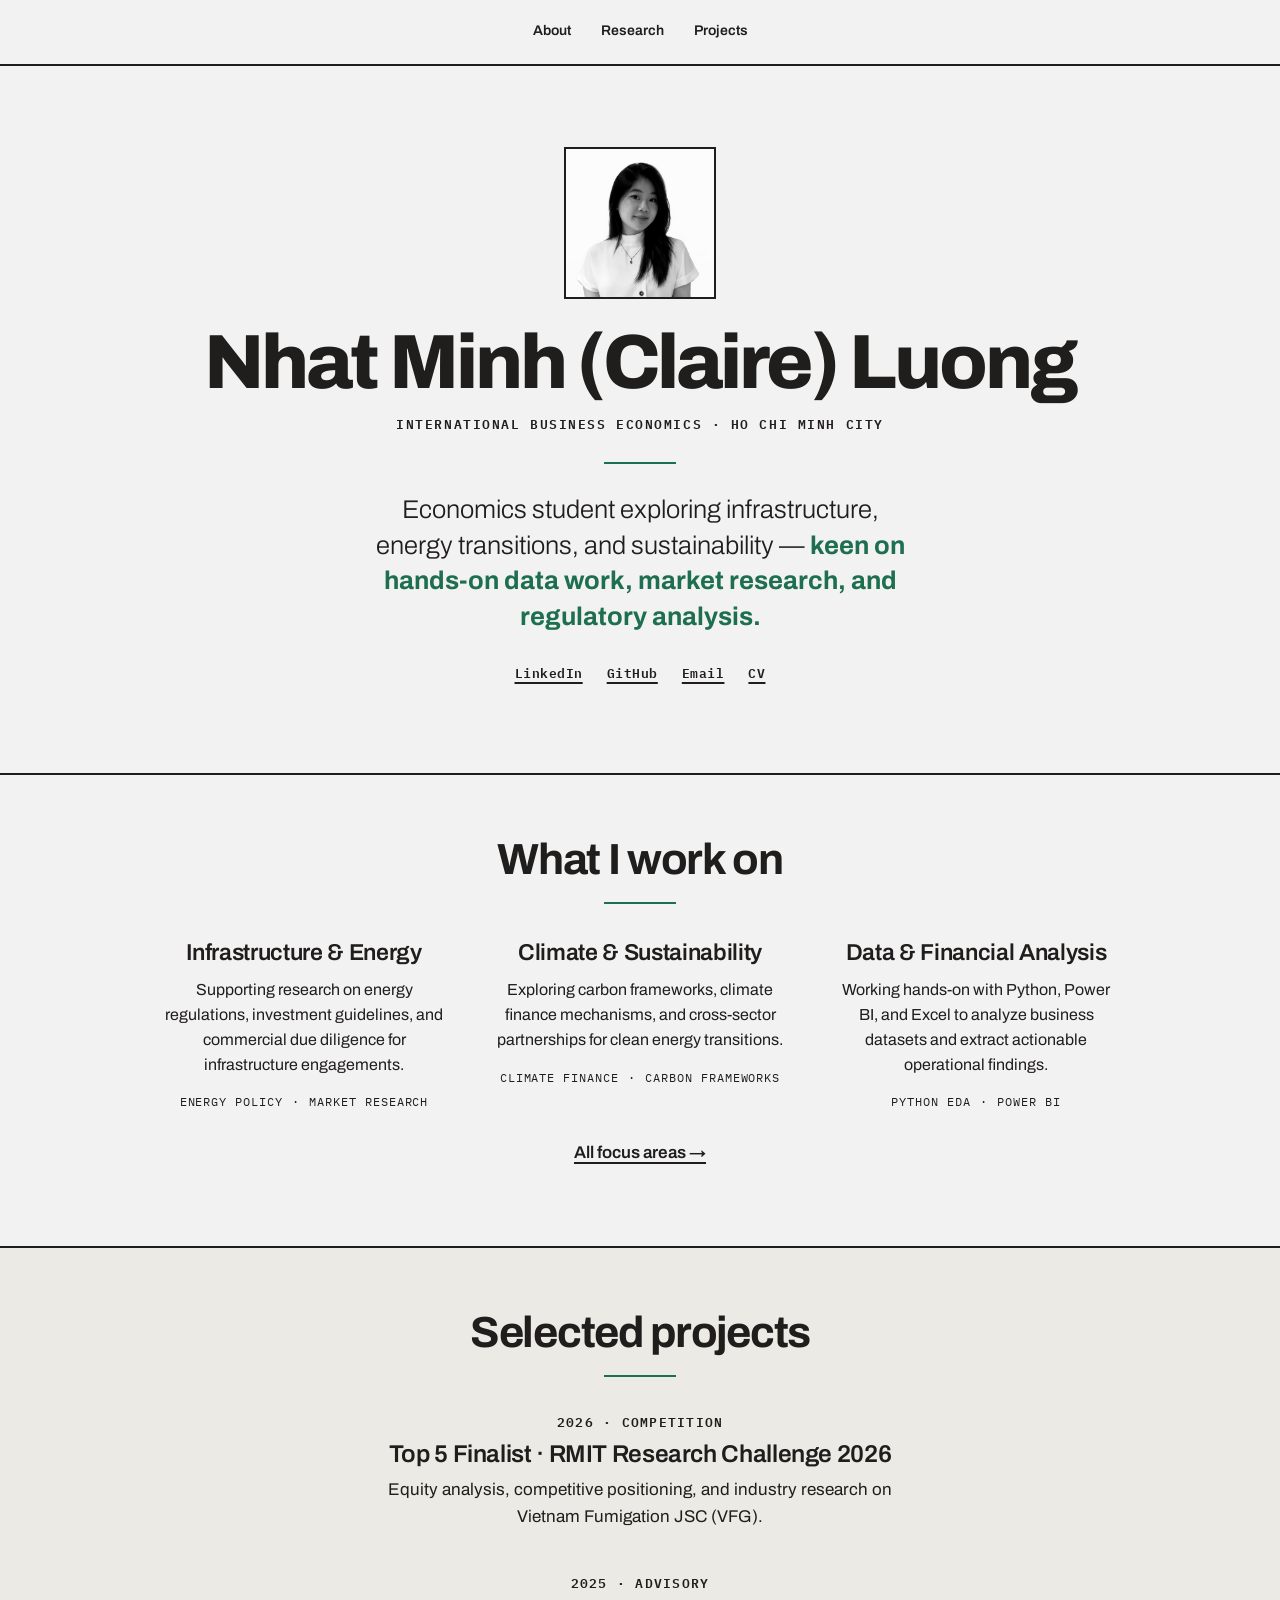
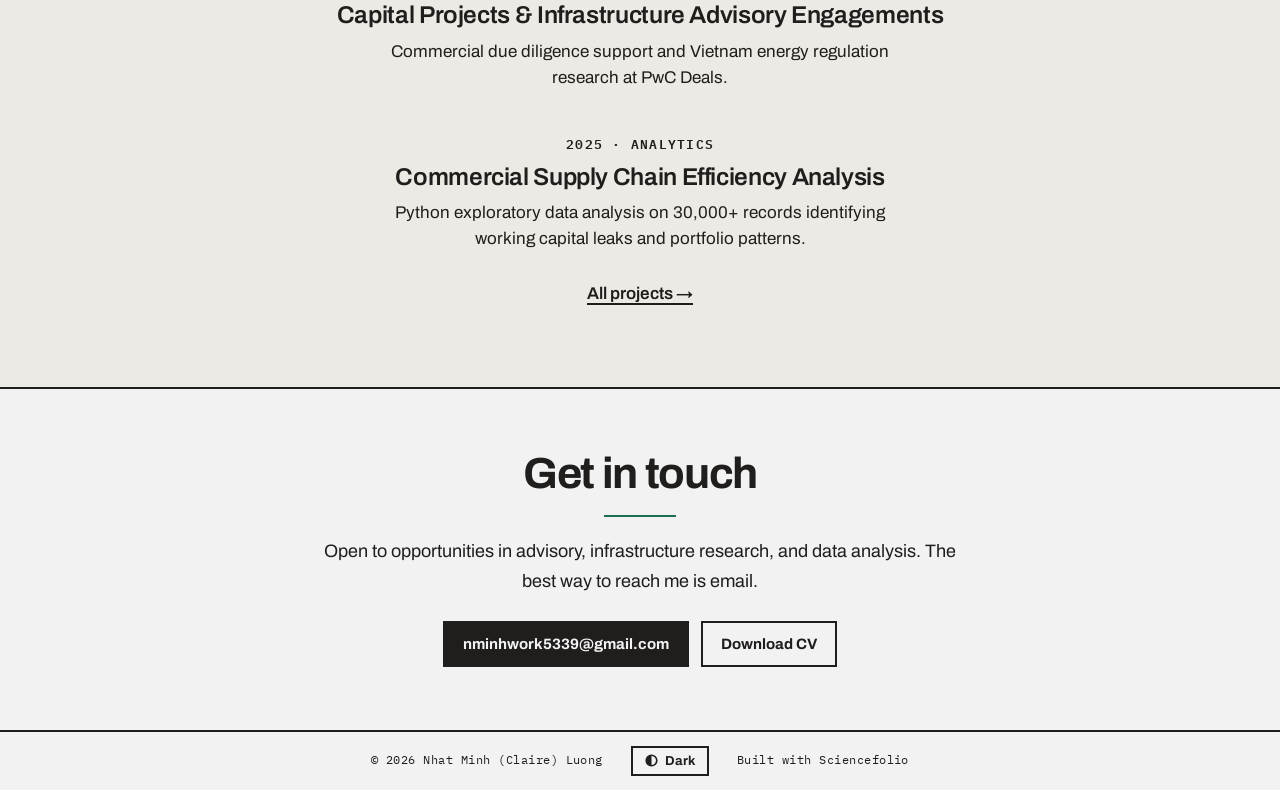
<file: index.html>
<!doctype html>
<!-- Type pack (grotesk or serif) is set once, in js/theme.js. -->
<html lang="en">
<head>
<meta charset="utf-8">
<meta name="viewport" content="width=device-width, initial-scale=1">
<title>Nhat Minh (Claire) Luong · International Business Economics</title>
<meta name="description" content="Personal portfolio of Nhat Minh (Claire) Luong — Economics student interested in infrastructure, energy transitions, climate finance, and data analysis.">
<link rel="icon" href="images/favicon.svg" type="image/svg+xml">
<link rel="preconnect" href="https://fonts.googleapis.com">
<link rel="preconnect" href="https://fonts.gstatic.com" crossorigin>
<link rel="stylesheet" href="https://fonts.googleapis.com/css2?family=Archivo:wght@300;400;600;700;800&family=IBM+Plex+Mono:wght@400;600&display=swap">
<link rel="stylesheet" href="css/tokens.css">
<link rel="stylesheet" href="css/site.css">
<script src="js/theme.js"></script>
</head>
<body>

<nav class="nav" aria-label="Main">
  <a href="about.html">About</a>
  <a href="research.html">Research</a>
  <a href="work.html">Projects</a>
</nav>

<main>
  <!-- ============ HERO ============ -->
  <header class="hero">
    <figure class="portrait"><img src="images/portrait.jpg" alt="Portrait of Nhat Minh (Claire) Luong" width="300" height="300"></figure>
    <h1>Nhat Minh (Claire) Luong</h1>
    <p class="kicker">International Business Economics · Ho Chi Minh City</p>
    <hr class="short-rule">
    <p class="statement">Economics student exploring infrastructure, energy transitions, and sustainability — <strong>keen on hands-on data work, market research, and regulatory analysis.</strong></p>
    <ul class="profile-links">
      <li><a href="https://linkedin.com/in/" target="_blank" rel="noopener">LinkedIn</a></li>
      <li><a href="https://github.com/claireaeae" target="_blank" rel="noopener">GitHub</a></li>
      <li><a href="mailto:nminhwork5339@gmail.com">Email</a></li>
      <li><a href="files/cv.pdf">CV</a></li>
    </ul>
  </header>

  <!-- ============ WHAT I WORK ON ============ -->
  <section class="section" aria-labelledby="work-h">
    <div class="wrap">
      <div class="section-head">
        <h2 id="work-h">What I work on</h2>
        <hr class="short-rule">
      </div>
      <div class="cols3">
        <article class="col">
          <h3>Infrastructure &amp; Energy</h3>
          <p>Supporting research on energy regulations, investment guidelines, and commercial due diligence for infrastructure engagements.</p>
          <div class="tags"><span class="tag">Energy Policy</span><span class="tag">Market Research</span></div>
        </article>
        <article class="col">
          <h3>Climate &amp; Sustainability</h3>
          <p>Exploring carbon frameworks, climate finance mechanisms, and cross-sector partnerships for clean energy transitions.</p>
          <div class="tags"><span class="tag">Climate Finance</span><span class="tag">Carbon Frameworks</span></div>
        </article>
        <article class="col">
          <h3>Data &amp; Financial Analysis</h3>
          <p>Working hands-on with Python, Power BI, and Excel to analyze business datasets and extract actionable operational findings.</p>
          <div class="tags"><span class="tag">Python EDA</span><span class="tag">Power BI</span></div>
        </article>
      </div>
      <p class="more"><a href="research.html">All focus areas →</a></p>
    </div>
  </section>

  <!-- ============ SELECTED PROJECTS ============ -->
  <section class="section tint" aria-labelledby="sel-h">
    <div class="wrap">
      <div class="section-head">
        <h2 id="sel-h">Selected projects</h2>
        <hr class="short-rule">
      </div>
      <div class="entries">
        <article class="entry">
          <p class="when">2026 · Competition</p>
          <h3><a href="work.html">Top 5 Finalist · RMIT Research Challenge 2026</a></h3>
          <p>Equity analysis, competitive positioning, and industry research on Vietnam Fumigation JSC (VFG).</p>
        </article>
        <article class="entry">
          <p class="when">2025 · Advisory</p>
          <h3><a href="work.html">Capital Projects &amp; Infrastructure Advisory Engagements</a></h3>
          <p>Commercial due diligence support and Vietnam energy regulation research at PwC Deals.</p>
        </article>
        <article class="entry">
          <p class="when">2025 · Analytics</p>
          <h3><a href="work.html">Commercial Supply Chain Efficiency Analysis</a></h3>
          <p>Python exploratory data analysis on 30,000+ records identifying working capital leaks and portfolio patterns.</p>
        </article>
      </div>
      <p class="more"><a href="work.html">All projects →</a></p>
    </div>
  </section>

  <!-- ============ CONTACT ============ -->
  <section class="section" id="contact" aria-labelledby="contact-h">
    <div class="wrap" style="text-align:center">
      <div class="section-head" style="margin-bottom:20px">
        <h2 id="contact-h">Get in touch</h2>
        <hr class="short-rule">
      </div>
      <p class="prose">Open to opportunities in advisory, infrastructure research, and data analysis. The best way to reach me is email.</p>
      <div class="btn-row">
        <a class="btn" href="mailto:nminhwork5339@gmail.com">nminhwork5339@gmail.com</a>
        <a class="btn btn-line" href="files/cv.pdf">Download CV</a>
      </div>
    </div>
  </section>
</main>

<footer class="foot">
  <a href="index.html">© 2026 Nhat Minh (Claire) Luong</a>
  <button type="button" class="toggle" data-theme-toggle aria-pressed="false"><svg viewBox="0 0 16 16" width="13" height="13" aria-hidden="true"><circle cx="8" cy="8" r="6.5" fill="none" stroke="currentColor" stroke-width="2"/><path d="M8 1.5a6.5 6.5 0 0 0 0 13z" fill="currentColor"/></svg><span data-theme-label>Dark</span></button>
  <a href="https://github.com/tuannguyen8390/sciencefolio" rel="noopener">Built with Sciencefolio</a>
</footer>

</body>
</html>
</file>
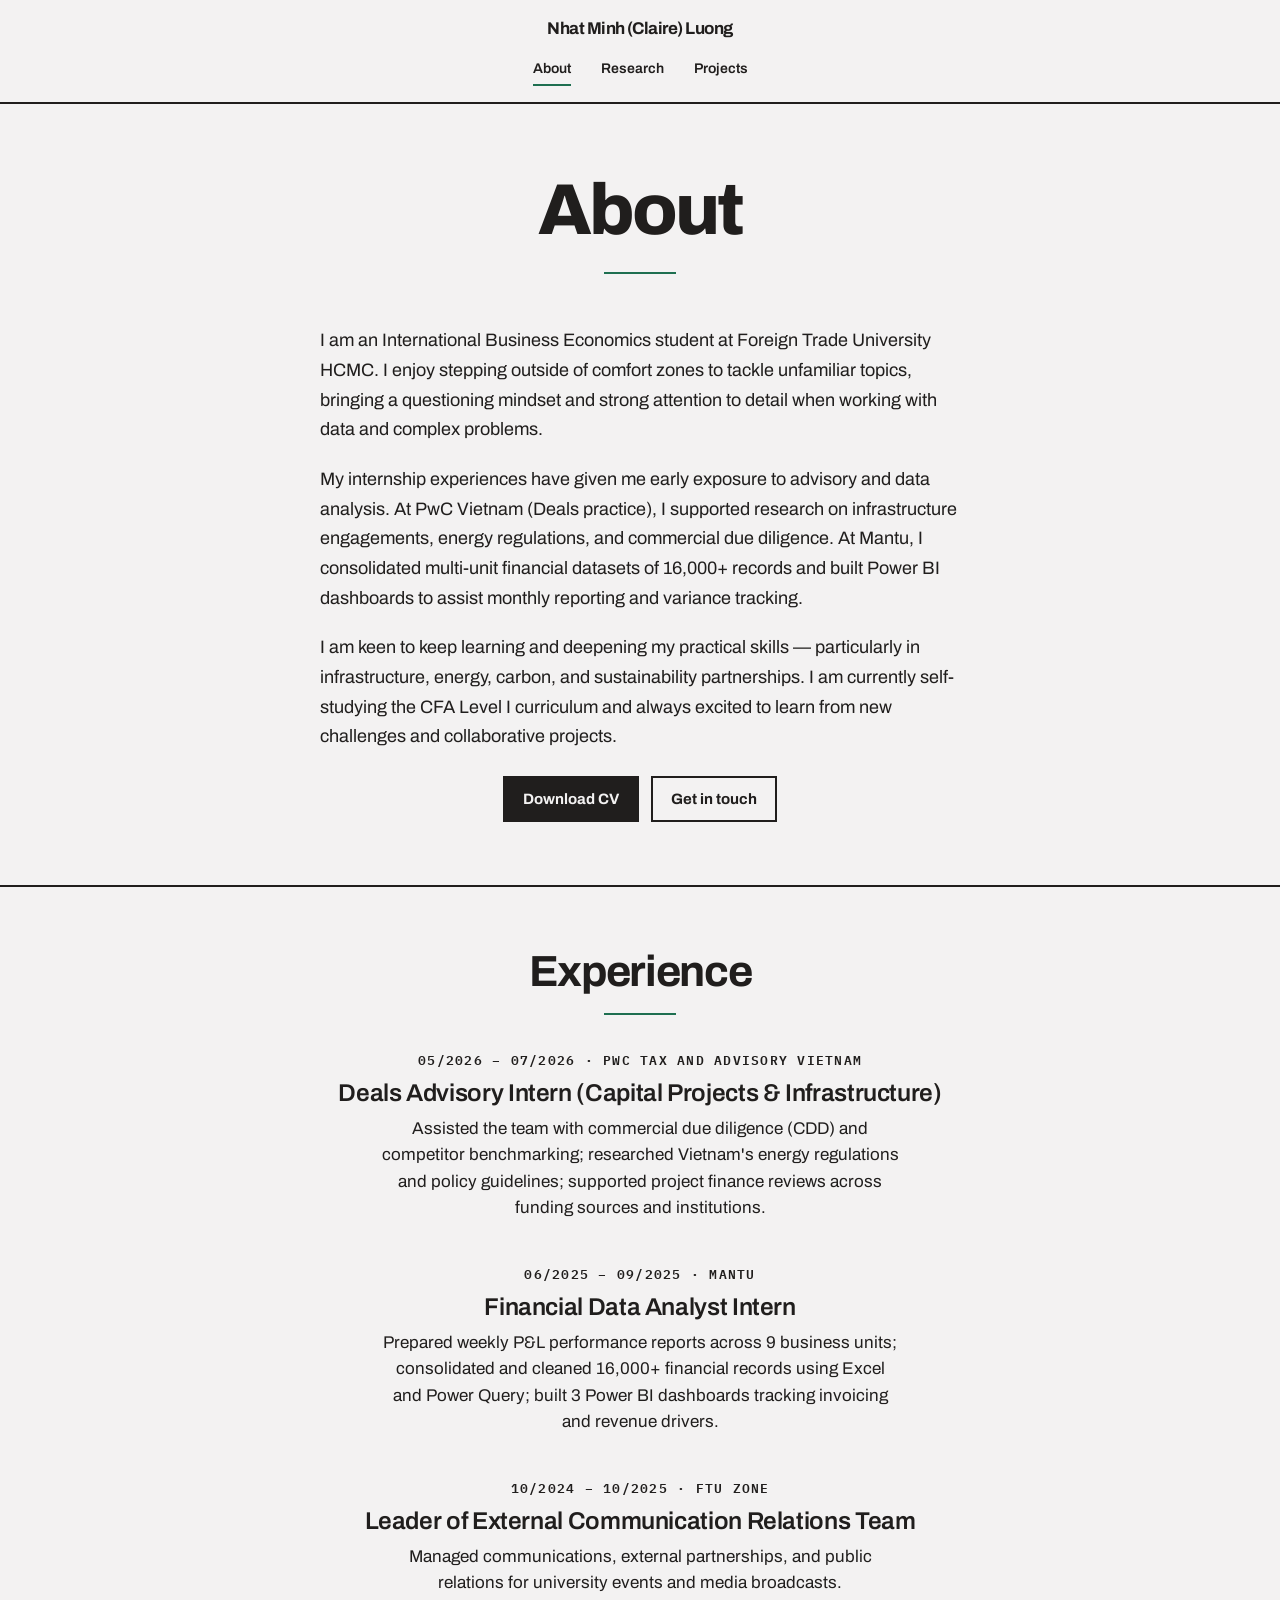
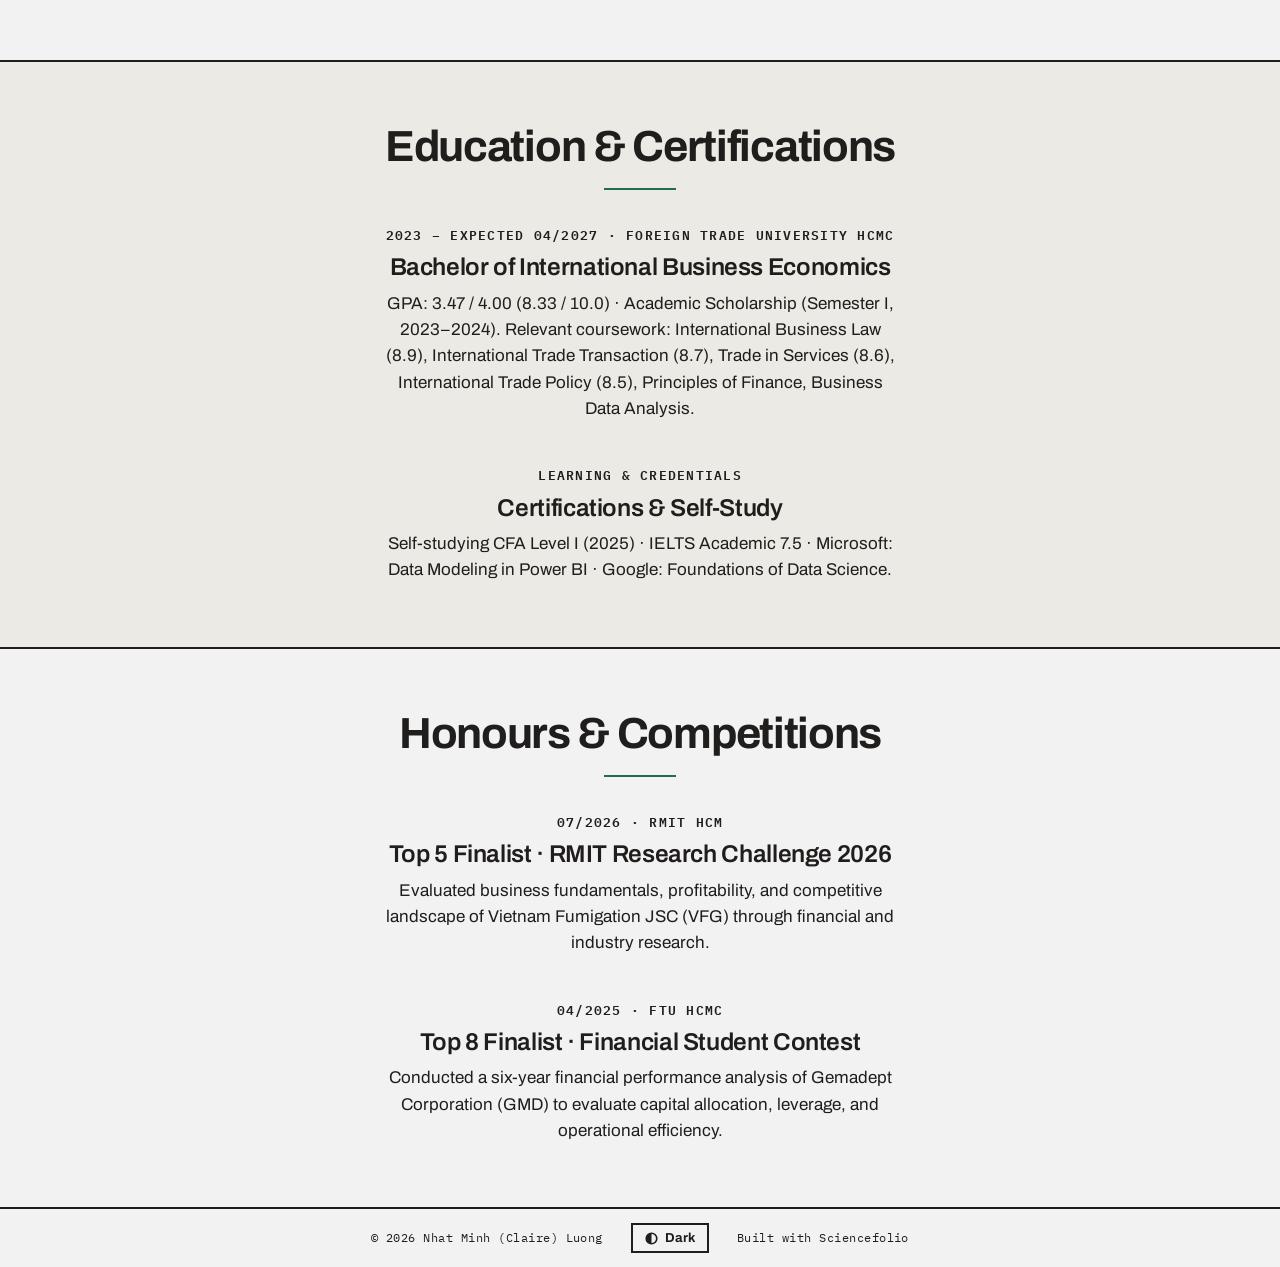
<file: about.html>
<!doctype html>
<html lang="en">
<head>
<meta charset="utf-8">
<meta name="viewport" content="width=device-width, initial-scale=1">
<title>About · Nhat Minh (Claire) Luong</title>
<meta name="description" content="Biography, education, and experience of Nhat Minh (Claire) Luong.">
<link rel="icon" href="images/favicon.svg" type="image/svg+xml">
<link rel="preconnect" href="https://fonts.googleapis.com">
<link rel="preconnect" href="https://fonts.gstatic.com" crossorigin>
<link rel="stylesheet" href="https://fonts.googleapis.com/css2?family=Archivo:wght@300;400;600;700;800&family=IBM+Plex+Mono:wght@400;600&display=swap">
<link rel="stylesheet" href="css/tokens.css">
<link rel="stylesheet" href="css/site.css">
<script src="js/theme.js"></script>
</head>
<body>

<nav class="nav" aria-label="Main">
  <a class="nav-name" href="index.html">Nhat Minh (Claire) Luong</a>
  <a href="about.html" aria-current="page">About</a>
  <a href="research.html">Research</a>
  <a href="work.html">Projects</a>
</nav>

<main>
  <header class="page-head">
    <h1>About</h1>
    <hr class="short-rule">
  </header>

  <section class="section flush-top">
    <div class="prose">
      <p>I am an International Business Economics student at Foreign Trade University HCMC. I enjoy stepping outside of comfort zones to tackle unfamiliar topics, bringing a questioning mindset and strong attention to detail when working with data and complex problems.</p>
      <p>My internship experiences have given me early exposure to advisory and data analysis. At PwC Vietnam (Deals practice), I supported research on infrastructure engagements, energy regulations, and commercial due diligence. At Mantu, I consolidated multi-unit financial datasets of 16,000+ records and built Power BI dashboards to assist monthly reporting and variance tracking.</p>
      <p>I am keen to keep learning and deepening my practical skills — particularly in infrastructure, energy, carbon, and sustainability partnerships. I am currently self-studying the CFA Level I curriculum and always excited to learn from new challenges and collaborative projects.</p>
    </div>
    <div class="btn-row">
      <a class="btn" href="files/cv.pdf">Download CV</a>
      <a class="btn btn-line" href="index.html#contact">Get in touch</a>
    </div>
  </section>

  <!-- ============ EXPERIENCE ============ -->
  <section class="section" aria-labelledby="exp-h">
    <div class="wrap">
      <div class="section-head">
        <h2 id="exp-h">Experience</h2>
        <hr class="short-rule">
      </div>
      <div class="entries">
        <article class="entry">
          <p class="when">05/2026 – 07/2026 · PwC Tax and Advisory Vietnam</p>
          <h3>Deals Advisory Intern (Capital Projects &amp; Infrastructure)</h3>
          <p>Assisted the team with commercial due diligence (CDD) and competitor benchmarking; researched Vietnam's energy regulations and policy guidelines; supported project finance reviews across funding sources and institutions.</p>
        </article>
        <article class="entry">
          <p class="when">06/2025 – 09/2025 · Mantu</p>
          <h3>Financial Data Analyst Intern</h3>
          <p>Prepared weekly P&amp;L performance reports across 9 business units; consolidated and cleaned 16,000+ financial records using Excel and Power Query; built 3 Power BI dashboards tracking invoicing and revenue drivers.</p>
        </article>
        <article class="entry">
          <p class="when">10/2024 – 10/2025 · FTU Zone</p>
          <h3>Leader of External Communication Relations Team</h3>
          <p>Managed communications, external partnerships, and public relations for university events and media broadcasts.</p>
        </article>
      </div>
    </div>
  </section>

  <!-- ============ EDUCATION ============ -->
  <section class="section tint" aria-labelledby="edu-h">
    <div class="wrap">
      <div class="section-head">
        <h2 id="edu-h">Education &amp; Certifications</h2>
        <hr class="short-rule">
      </div>
      <div class="entries">
        <article class="entry">
          <p class="when">2023 – Expected 04/2027 · Foreign Trade University HCMC</p>
          <h3>Bachelor of International Business Economics</h3>
          <p>GPA: 3.47 / 4.00 (8.33 / 10.0) · Academic Scholarship (Semester I, 2023–2024). Relevant coursework: International Business Law (8.9), International Trade Transaction (8.7), Trade in Services (8.6), International Trade Policy (8.5), Principles of Finance, Business Data Analysis.</p>
        </article>
        <article class="entry">
          <p class="when">Learning &amp; Credentials</p>
          <h3>Certifications &amp; Self-Study</h3>
          <p>Self-studying CFA Level I (2025) · IELTS Academic 7.5 · Microsoft: Data Modeling in Power BI · Google: Foundations of Data Science.</p>
        </article>
      </div>
    </div>
  </section>

  <!-- ============ HONOURS & COMPETITIONS ============ -->
  <section class="section" aria-labelledby="hon-h">
    <div class="wrap">
      <div class="section-head">
        <h2 id="hon-h">Honours &amp; Competitions</h2>
        <hr class="short-rule">
      </div>
      <div class="entries">
        <article class="entry">
          <p class="when">07/2026 · RMIT HCM</p>
          <h3>Top 5 Finalist · RMIT Research Challenge 2026</h3>
          <p>Evaluated business fundamentals, profitability, and competitive landscape of Vietnam Fumigation JSC (VFG) through financial and industry research.</p>
        </article>
        <article class="entry">
          <p class="when">04/2025 · FTU HCMC</p>
          <h3>Top 8 Finalist · Financial Student Contest</h3>
          <p>Conducted a six-year financial performance analysis of Gemadept Corporation (GMD) to evaluate capital allocation, leverage, and operational efficiency.</p>
        </article>
      </div>
    </div>
  </section>
</main>

<footer class="foot">
  <a href="index.html">© 2026 Nhat Minh (Claire) Luong</a>
  <button type="button" class="toggle" data-theme-toggle aria-pressed="false"><svg viewBox="0 0 16 16" width="13" height="13" aria-hidden="true"><circle cx="8" cy="8" r="6.5" fill="none" stroke="currentColor" stroke-width="2"/><path d="M8 1.5a6.5 6.5 0 0 0 0 13z" fill="currentColor"/></svg><span data-theme-label>Dark</span></button>
  <a href="https://github.com/tuannguyen8390/sciencefolio" rel="noopener">Built with Sciencefolio</a>
</footer>

</body>
</html>
</file>
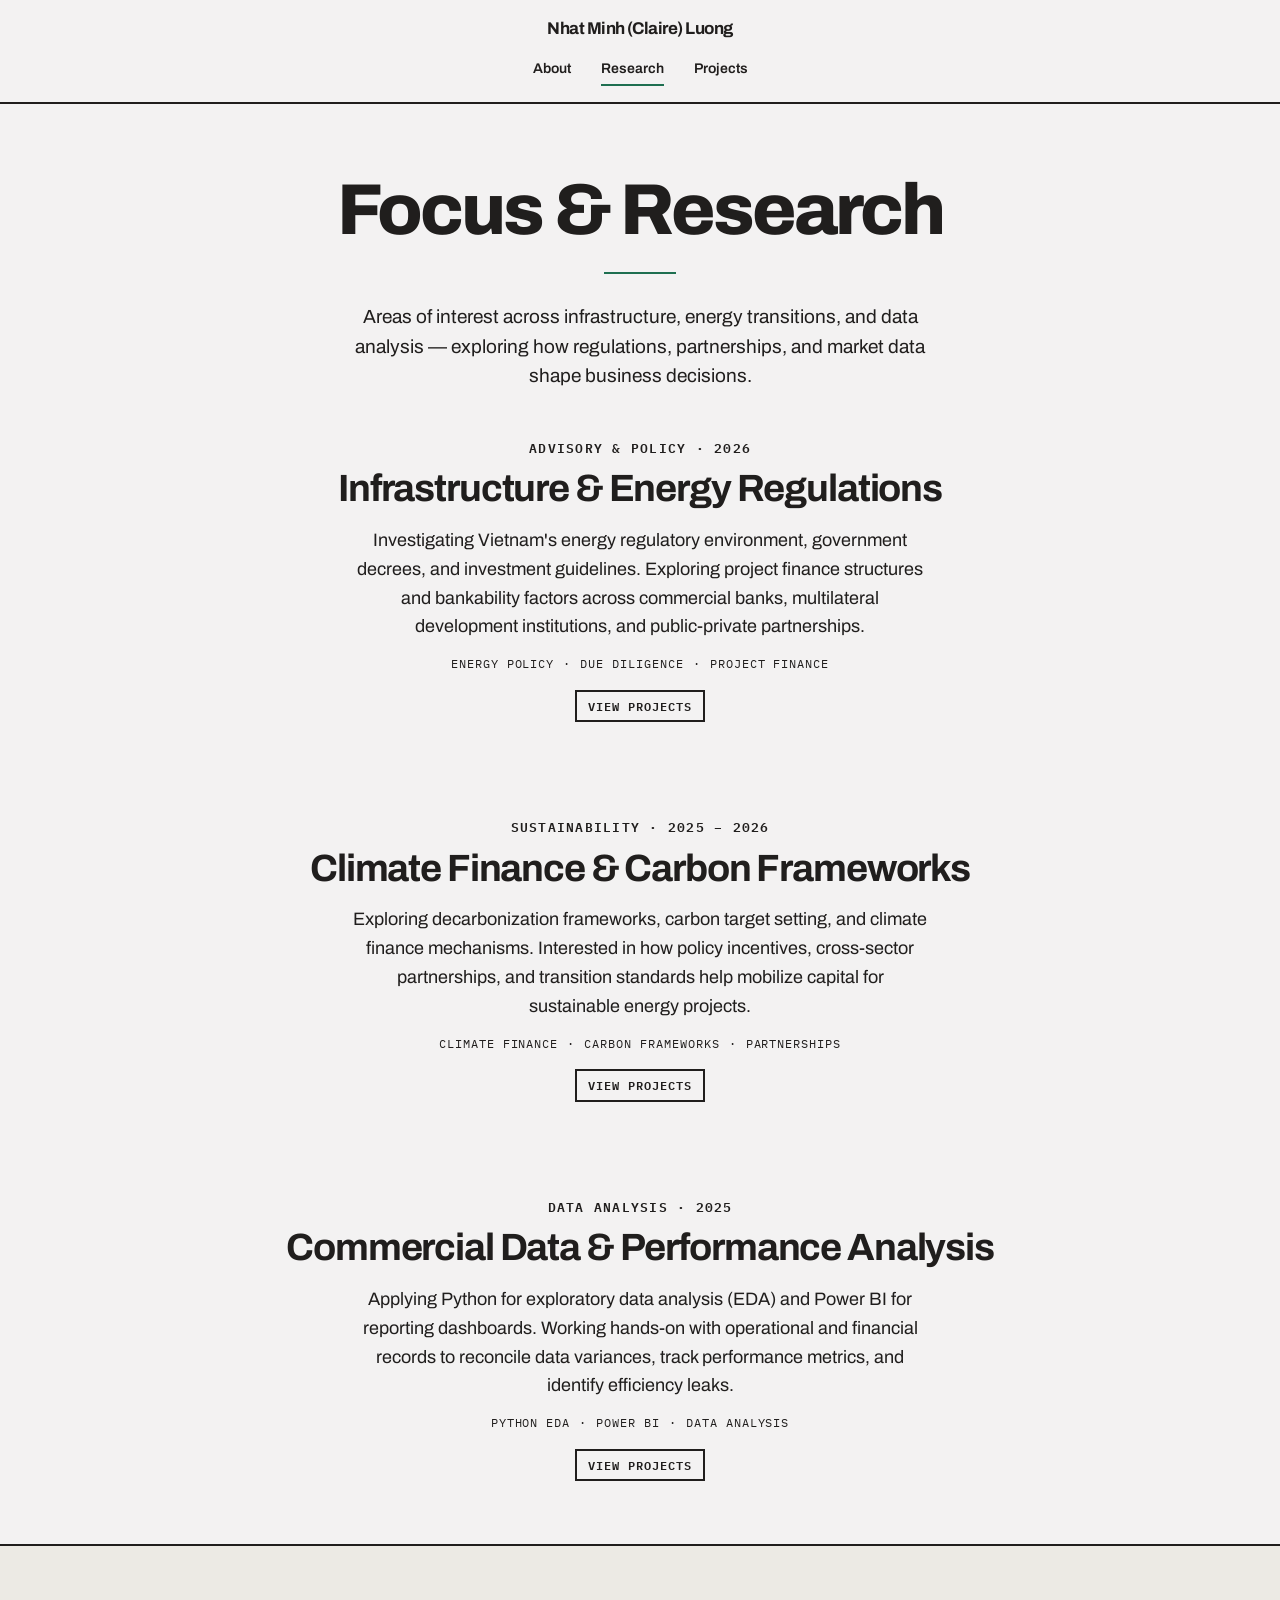
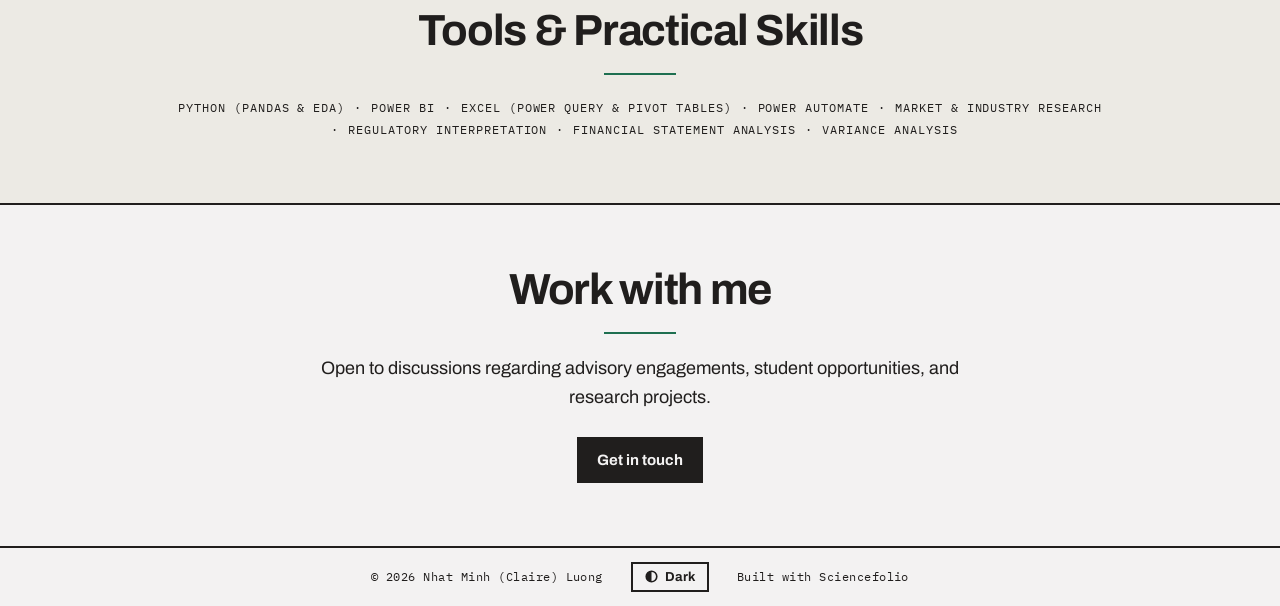
<file: research.html>
<!doctype html>
<html lang="en">
<head>
<meta charset="utf-8">
<meta name="viewport" content="width=device-width, initial-scale=1">
<title>Research · Nhat Minh (Claire) Luong</title>
<meta name="description" content="Focus areas and research topics of Nhat Minh (Claire) Luong.">
<link rel="icon" href="images/favicon.svg" type="image/svg+xml">
<link rel="preconnect" href="https://fonts.googleapis.com">
<link rel="preconnect" href="https://fonts.gstatic.com" crossorigin>
<link rel="stylesheet" href="https://fonts.googleapis.com/css2?family=Archivo:wght@300;400;600;700;800&family=IBM+Plex+Mono:wght@400;600&display=swap">
<link rel="stylesheet" href="css/tokens.css">
<link rel="stylesheet" href="css/site.css">
<script src="js/theme.js"></script>
</head>
<body>

<nav class="nav" aria-label="Main">
  <a class="nav-name" href="index.html">Nhat Minh (Claire) Luong</a>
  <a href="about.html">About</a>
  <a href="research.html" aria-current="page">Research</a>
  <a href="work.html">Projects</a>
</nav>

<main>
  <header class="page-head">
    <h1>Focus &amp; Research</h1>
    <hr class="short-rule">
    <p>Areas of interest across infrastructure, energy transitions, and data analysis — exploring how regulations, partnerships, and market data shape business decisions.</p>
  </header>

  <!-- ============ CHAPTERS ============ -->
  <section class="section flush-top" aria-label="Focus areas">
    <div class="wrap">
      <div class="chapters">
        <article class="chapter">
          <p class="when">Advisory &amp; Policy · 2026</p>
          <h2>Infrastructure &amp; Energy Regulations</h2>
          <p>Investigating Vietnam's energy regulatory environment, government decrees, and investment guidelines. Exploring project finance structures and bankability factors across commercial banks, multilateral development institutions, and public-private partnerships.</p>
          <div class="tags"><span class="tag">Energy Policy</span><span class="tag">Due Diligence</span><span class="tag">Project Finance</span></div>
          <div class="links"><a href="work.html">View projects</a></div>
        </article>

        <article class="chapter">
          <p class="when">Sustainability · 2025 – 2026</p>
          <h2>Climate Finance &amp; Carbon Frameworks</h2>
          <p>Exploring decarbonization frameworks, carbon target setting, and climate finance mechanisms. Interested in how policy incentives, cross-sector partnerships, and transition standards help mobilize capital for sustainable energy projects.</p>
          <div class="tags"><span class="tag">Climate Finance</span><span class="tag">Carbon Frameworks</span><span class="tag">Partnerships</span></div>
          <div class="links"><a href="work.html">View projects</a></div>
        </article>

        <article class="chapter">
          <p class="when">Data Analysis · 2025</p>
          <h2>Commercial Data &amp; Performance Analysis</h2>
          <p>Applying Python for exploratory data analysis (EDA) and Power BI for reporting dashboards. Working hands-on with operational and financial records to reconcile data variances, track performance metrics, and identify efficiency leaks.</p>
          <div class="tags"><span class="tag">Python EDA</span><span class="tag">Power BI</span><span class="tag">Data Analysis</span></div>
          <div class="links"><a href="work.html">View projects</a></div>
        </article>
      </div>
    </div>
  </section>

  <!-- ============ METHODS & TOOLS ============ -->
  <section class="section tint" aria-labelledby="tools-h">
    <div class="wrap" style="text-align:center">
      <div class="section-head" style="margin-bottom:24px">
        <h2 id="tools-h">Tools &amp; Practical Skills</h2>
        <hr class="short-rule">
      </div>
      <div class="tags" style="justify-content:center">
        <span class="tag">Python (Pandas &amp; EDA)</span>
        <span class="tag">Power BI</span>
        <span class="tag">Excel (Power Query &amp; Pivot Tables)</span>
        <span class="tag">Power Automate</span>
        <span class="tag">Market &amp; Industry Research</span>
        <span class="tag">Regulatory Interpretation</span>
        <span class="tag">Financial Statement Analysis</span>
        <span class="tag">Variance Analysis</span>
      </div>
    </div>
  </section>

  <!-- ============ COLLABORATION ============ -->
  <section class="section" aria-labelledby="collab-h">
    <div class="wrap" style="text-align:center">
      <div class="section-head" style="margin-bottom:20px">
        <h2 id="collab-h">Work with me</h2>
        <hr class="short-rule">
      </div>
      <p class="prose">Open to discussions regarding advisory engagements, student opportunities, and research projects.</p>
      <div class="btn-row">
        <a class="btn" href="mailto:nminhwork5339@gmail.com">Get in touch</a>
      </div>
    </div>
  </section>
</main>

<footer class="foot">
  <a href="index.html">© 2026 Nhat Minh (Claire) Luong</a>
  <button type="button" class="toggle" data-theme-toggle aria-pressed="false"><svg viewBox="0 0 16 16" width="13" height="13" aria-hidden="true"><circle cx="8" cy="8" r="6.5" fill="none" stroke="currentColor" stroke-width="2"/><path d="M8 1.5a6.5 6.5 0 0 0 0 13z" fill="currentColor"/></svg><span data-theme-label>Dark</span></button>
  <a href="https://github.com/tuannguyen8390/sciencefolio" rel="noopener">Built with Sciencefolio</a>
</footer>

</body>
</html>
</file>
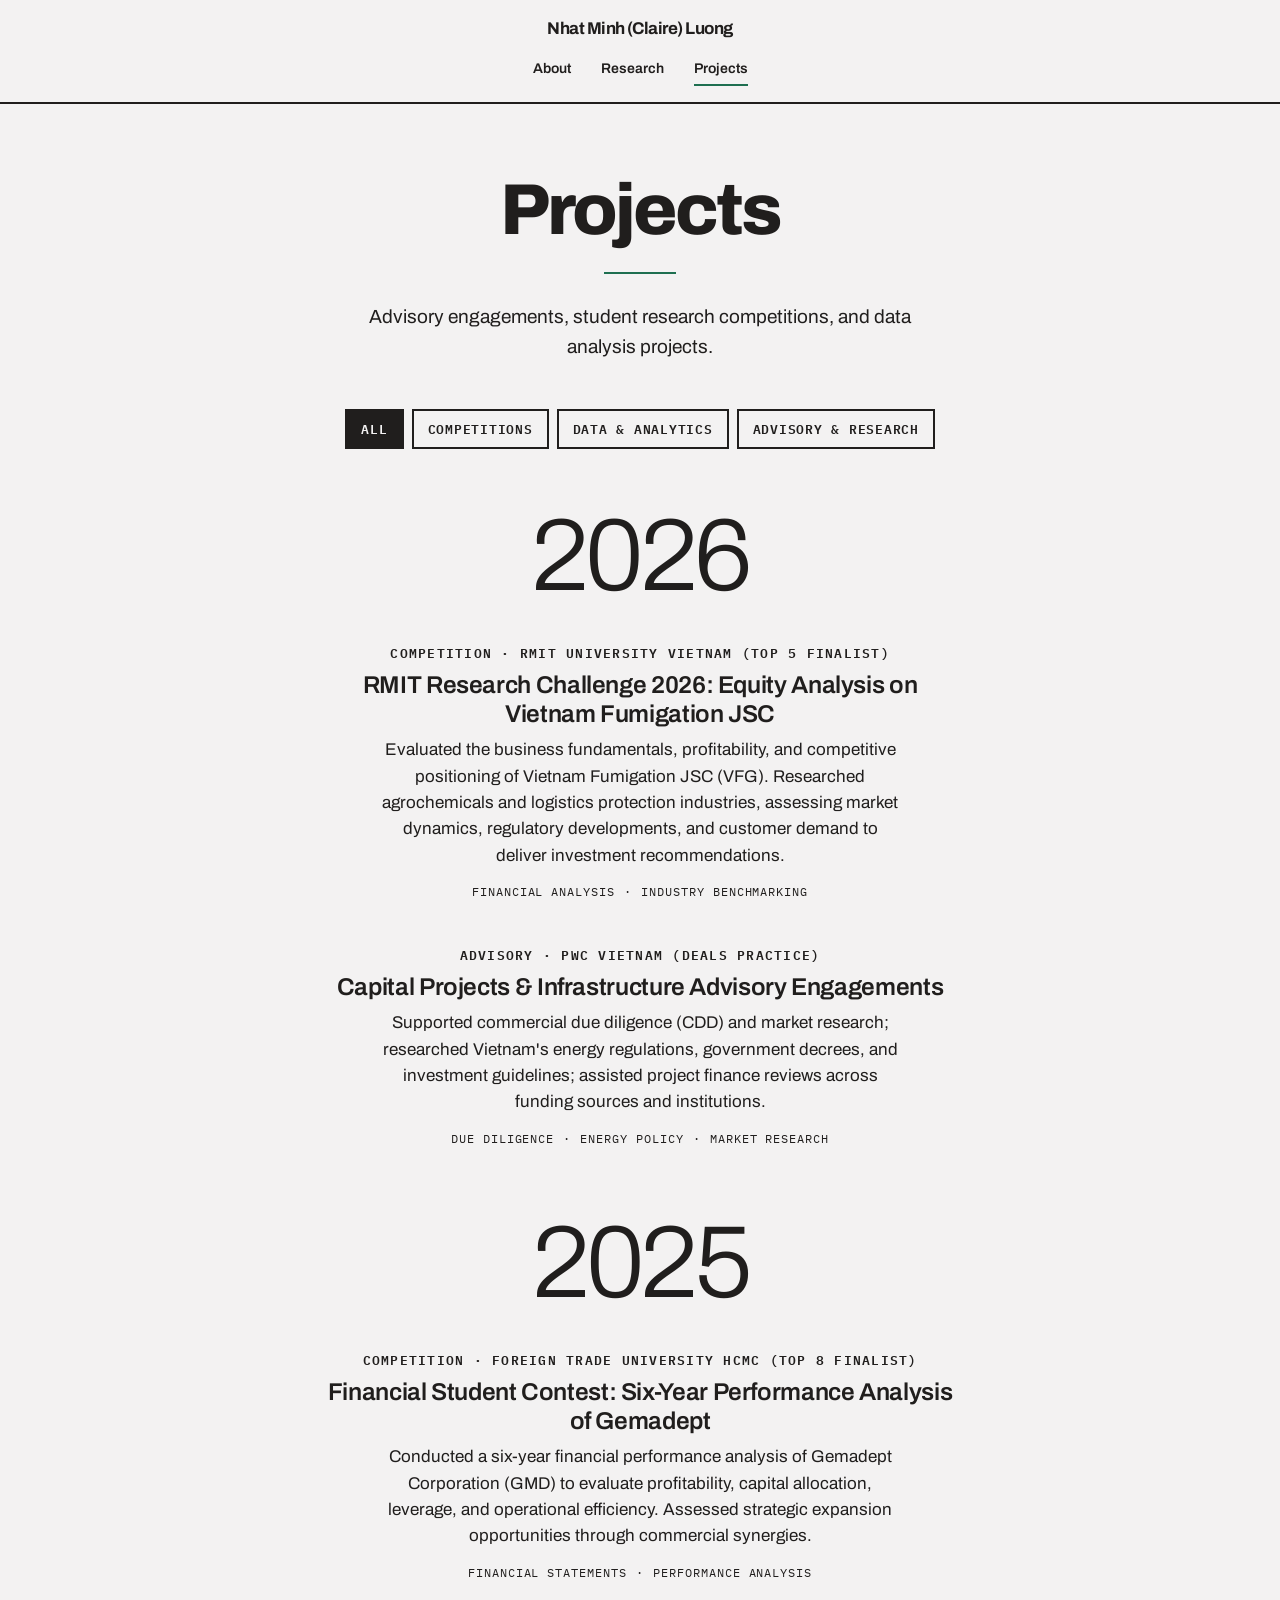
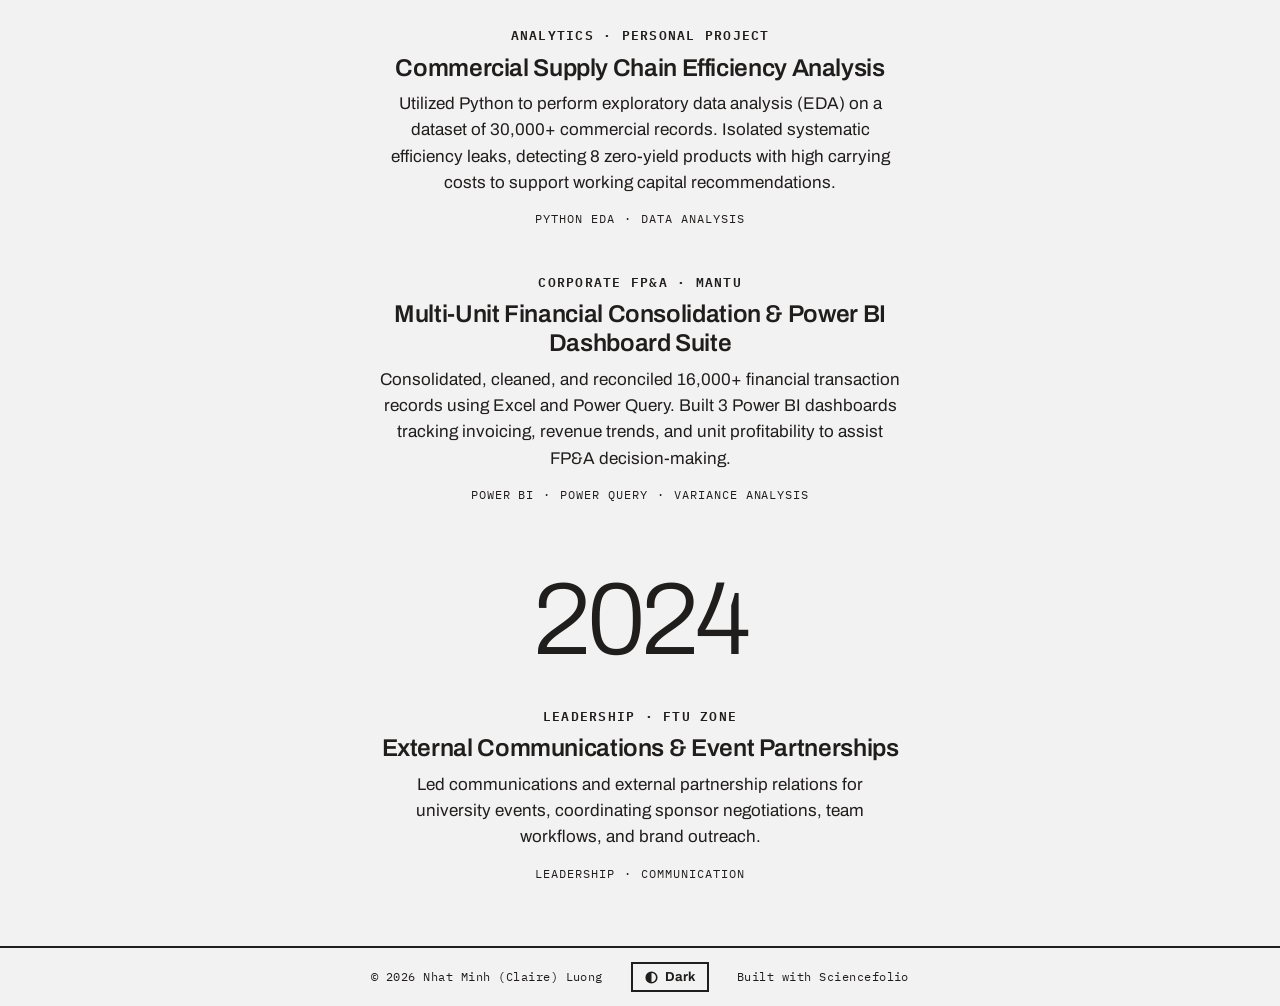
<file: work.html>
<!doctype html>
<html lang="en">
<head>
<meta charset="utf-8">
<meta name="viewport" content="width=device-width, initial-scale=1">
<title>Projects · Nhat Minh (Claire) Luong</title>
<meta name="description" content="Projects, competitions, and analytical case studies by Nhat Minh (Claire) Luong.">
<link rel="icon" href="images/favicon.svg" type="image/svg+xml">
<link rel="preconnect" href="https://fonts.googleapis.com">
<link rel="preconnect" href="https://fonts.gstatic.com" crossorigin>
<link rel="stylesheet" href="https://fonts.googleapis.com/css2?family=Archivo:wght@300;400;600;700;800&family=IBM+Plex+Mono:wght@400;600&display=swap">
<link rel="stylesheet" href="css/tokens.css">
<link rel="stylesheet" href="css/site.css">
<script src="js/theme.js"></script>
<script src="js/filter.js" defer></script>
</head>
<body>

<nav class="nav" aria-label="Main">
  <a class="nav-name" href="index.html">Nhat Minh (Claire) Luong</a>
  <a href="about.html">About</a>
  <a href="research.html">Research</a>
  <a href="work.html" aria-current="page">Projects</a>
</nav>

<main>
  <header class="page-head">
    <h1>Projects</h1>
    <hr class="short-rule">
    <p>Advisory engagements, student research competitions, and data analysis projects.</p>
  </header>

  <section class="section flush-top" aria-label="Projects list">
    <div class="wrap">

      <!-- Filter buttons -->
      <div class="filters" role="group" aria-label="Filter by type">
        <button type="button" class="filter" data-filter="all" aria-pressed="true">All</button>
        <button type="button" class="filter" data-filter="competition" aria-pressed="false">Competitions</button>
        <button type="button" class="filter" data-filter="analytics" aria-pressed="false">Data &amp; Analytics</button>
        <button type="button" class="filter" data-filter="advisory" aria-pressed="false">Advisory &amp; Research</button>
      </div>

      <!-- Year 2026 -->
      <section class="year-group" aria-labelledby="y2026">
        <h2 class="year" id="y2026">2026</h2>
        <article class="entry" data-type="competition">
          <p class="when">Competition · RMIT University Vietnam (Top 5 Finalist)</p>
          <h3>RMIT Research Challenge 2026: Equity Analysis on Vietnam Fumigation JSC</h3>
          <p>Evaluated the business fundamentals, profitability, and competitive positioning of Vietnam Fumigation JSC (VFG). Researched agrochemicals and logistics protection industries, assessing market dynamics, regulatory developments, and customer demand to deliver investment recommendations.</p>
          <div class="tags"><span class="tag">Financial Analysis</span><span class="tag">Industry Benchmarking</span></div>
        </article>

        <article class="entry" data-type="advisory">
          <p class="when">Advisory · PwC Vietnam (Deals Practice)</p>
          <h3>Capital Projects &amp; Infrastructure Advisory Engagements</h3>
          <p>Supported commercial due diligence (CDD) and market research; researched Vietnam's energy regulations, government decrees, and investment guidelines; assisted project finance reviews across funding sources and institutions.</p>
          <div class="tags"><span class="tag">Due Diligence</span><span class="tag">Energy Policy</span><span class="tag">Market Research</span></div>
        </article>
      </section>

      <!-- Year 2025 -->
      <section class="year-group" aria-labelledby="y2025">
        <h2 class="year" id="y2025">2025</h2>
        <article class="entry" data-type="competition">
          <p class="when">Competition · Foreign Trade University HCMC (Top 8 Finalist)</p>
          <h3>Financial Student Contest: Six-Year Performance Analysis of Gemadept</h3>
          <p>Conducted a six-year financial performance analysis of Gemadept Corporation (GMD) to evaluate profitability, capital allocation, leverage, and operational efficiency. Assessed strategic expansion opportunities through commercial synergies.</p>
          <div class="tags"><span class="tag">Financial Statements</span><span class="tag">Performance Analysis</span></div>
        </article>

        <article class="entry" data-type="analytics">
          <p class="when">Analytics · Personal Project</p>
          <h3>Commercial Supply Chain Efficiency Analysis</h3>
          <p>Utilized Python to perform exploratory data analysis (EDA) on a dataset of 30,000+ commercial records. Isolated systematic efficiency leaks, detecting 8 zero-yield products with high carrying costs to support working capital recommendations.</p>
          <div class="tags"><span class="tag">Python EDA</span><span class="tag">Data Analysis</span></div>
        </article>

        <article class="entry" data-type="analytics">
          <p class="when">Corporate FP&amp;A · Mantu</p>
          <h3>Multi-Unit Financial Consolidation &amp; Power BI Dashboard Suite</h3>
          <p>Consolidated, cleaned, and reconciled 16,000+ financial transaction records using Excel and Power Query. Built 3 Power BI dashboards tracking invoicing, revenue trends, and unit profitability to assist FP&amp;A decision-making.</p>
          <div class="tags"><span class="tag">Power BI</span><span class="tag">Power Query</span><span class="tag">Variance Analysis</span></div>
        </article>
      </section>

      <!-- Year 2024 -->
      <section class="year-group" aria-labelledby="y2024">
        <h2 class="year" id="y2024">2024</h2>
        <article class="entry" data-type="advisory">
          <p class="when">Leadership · FTU Zone</p>
          <h3>External Communications &amp; Event Partnerships</h3>
          <p>Led communications and external partnership relations for university events, coordinating sponsor negotiations, team workflows, and brand outreach.</p>
          <div class="tags"><span class="tag">Leadership</span><span class="tag">Communication</span></div>
        </article>
      </section>

    </div>
  </section>
</main>

<footer class="foot">
  <a href="index.html">© 2026 Nhat Minh (Claire) Luong</a>
  <button type="button" class="toggle" data-theme-toggle aria-pressed="false"><svg viewBox="0 0 16 16" width="13" height="13" aria-hidden="true"><circle cx="8" cy="8" r="6.5" fill="none" stroke="currentColor" stroke-width="2"/><path d="M8 1.5a6.5 6.5 0 0 0 0 13z" fill="currentColor"/></svg><span data-theme-label>Dark</span></button>
  <a href="https://github.com/tuannguyen8390/sciencefolio" rel="noopener">Built with Sciencefolio</a>
</footer>

</body>
</html>
</file>
<file: css/tokens.css>
/* ==========================================================================
   SCIENCEFOLIO — tokens.css
   The only file most people need to edit. Three decisions:
   1) TYPE PACK   → set PACK in js/theme.js ('grotesk' default, or 'serif')
   2) ACCENT      → uncomment one line below (or write your own hex)
   3) COLORS      → paper / ink, if you want a different neutral
   ========================================================================== */

:root {
  /* ---- neutrals ------------------------------------------------------- */
  --paper: #f3f2f2;
  --ink: #201e1d;
  --surface: #eceae4;

  /* ---- 2) ACCENT ------------------------------------------------------
     Ships as plain ink: no color, no shared brand. Pick one (light + dark
     values; the dark one needs to be lighter so it stays readable).        */
  /* --accent-light: #201e1d;  --accent-dark: #f3f2f2;   plain ink */
  /* --accent-light: #2545d3;  --accent-dark: #8aa2ff;   cobalt */
  --accent-light: #1e6f50;  --accent-dark: #6fd1a8;   /* forest (active) */
  /* --accent-light: #b4552d;  --accent-dark: #f0a07c;   rust   */
  /* --accent-light: #6d28d9;  --accent-dark: #b99bff;   violet */
  --accent: var(--accent-light);

  /* ---- 1) TYPE PACK 01 · GROTESK (default, STEM) ---------------------- */
  --font-display: 'Archivo', system-ui, sans-serif;
  --font-body: 'Archivo', system-ui, sans-serif;
  --font-label: 'IBM Plex Mono', ui-monospace, monospace;
  --font-statement: var(--font-body);
  --display-weight: 800;      /* name and page titles */
  --display-tracking: -0.04em;
  --display-leading: 0.95;
  --head-weight: 700;         /* section headings */
  --head-tracking: -0.03em;
  --title-weight: 600;        /* entry, column and chapter titles */
  --title-tracking: -0.015em;
  --emph-weight: 700;
  --emph-style: normal;
  --label-transform: none;
  --label-tracking: 0.04em;

  /* ---- layout --------------------------------------------------------- */
  --rule: 2px solid var(--ink);
  --edge: clamp(20px, 5vw, 56px);
  --wide: 960px;
  --measure: 64ch;
}

/* ---- 1) TYPE PACK 02 · SERIF (social science & humanities) -------------
   Activate by setting PACK = 'serif' in js/theme.js                       */
html[data-pack="serif"] {
  --font-display: 'Fraunces', Georgia, serif;
  --font-statement: 'Fraunces', Georgia, serif;
  --font-label: 'Archivo', system-ui, sans-serif;
  --display-weight: 600;
  --display-tracking: -0.015em;
  --display-leading: 1;
  --head-weight: 600;
  --head-tracking: -0.015em;
  --title-weight: 500;
  --title-tracking: -0.005em;
  --emph-weight: 600;
  --emph-style: italic;
  --label-transform: uppercase;
  --label-tracking: 0.1em;
}

/* ---- dark mode (toggle in the footer) ---------------------------------- */
html[data-theme="dark"] {
  --paper: #141312;
  --ink: #f3f2f2;
  --surface: #1d1b19;
  --accent: var(--accent-dark);
}
</file>
<file: css/site.css>
/* ==========================================================================
   SCIENCEFOLIO — site.css
   Structure and components. Everything reads from tokens.css — you should
   rarely need to touch this file.
   ========================================================================== */

*, *::before, *::after { box-sizing: border-box; }
html { -webkit-text-size-adjust: 100%; }
body {
  margin: 0;
  min-height: 100vh;
  display: flex;
  flex-direction: column;
  background: var(--paper);
  color: var(--ink);
  font-family: var(--font-body);
  font-size: 17px;
  line-height: 1.55;
  text-wrap: pretty;
}
main { flex: 1; }
a { color: var(--ink); text-underline-offset: 4px; text-decoration-thickness: 2px; }
a:hover { color: var(--accent); }
:focus-visible { outline: 2px solid var(--accent); outline-offset: 3px; }
::selection { background: var(--ink); color: var(--paper); }
img { max-width: 100%; display: block; }

/* ---- nav ---------------------------------------------------------------- */
.nav {
  border-bottom: var(--rule);
  display: flex;
  justify-content: center;
  flex-wrap: wrap;
  gap: 12px 30px;
  padding: 16px var(--edge);
  font-size: 14px;
  font-weight: 600;
}
.nav a { text-decoration: none; padding: 4px 0; border-bottom: 2px solid transparent; }
.nav a:hover, .nav a[aria-current="page"] { border-bottom-color: var(--accent); }
.nav a.nav-name {
  flex-basis: 100%;
  text-align: center;
  border-bottom: 0;
  padding: 0;
  font-family: var(--font-display);
  font-weight: var(--head-weight);
  font-size: 17px;
  letter-spacing: var(--head-tracking);
}
.nav a.nav-name:hover { color: var(--accent); }

/* ---- hero --------------------------------------------------------------- */
.hero {
  display: flex;
  flex-direction: column;
  align-items: center;
  text-align: center;
  padding: clamp(48px, 9vh, 96px) var(--edge) clamp(56px, 10vh, 104px);
}
.portrait { width: 152px; height: 152px; margin: 0; border: var(--rule); }
.portrait img { width: 100%; height: 100%; object-fit: cover; filter: grayscale(1) contrast(1.05); }
.hero h1 {
  font-family: var(--font-display);
  font-weight: var(--display-weight);
  font-size: clamp(40px, 6vw, 84px);
  line-height: var(--display-leading);
  letter-spacing: var(--display-tracking);
  margin: 28px 0 0;
}
.kicker {
  font-family: var(--font-label);
  font-size: 13px;
  font-weight: 600;
  letter-spacing: 0.12em;
  text-transform: uppercase;
  margin: 14px 0 0;
}
.short-rule { width: 72px; border: 0; border-top: 2px solid var(--accent); margin: 28px auto; }
.statement {
  font-family: var(--font-statement);
  font-weight: 300;
  font-size: clamp(19px, 2vw, 26px);
  line-height: 1.4;
  max-width: 36ch;
  margin: 0;
}
.statement strong { font-weight: var(--emph-weight); font-style: var(--emph-style); color: var(--accent); }
.profile-links {
  display: flex;
  flex-wrap: wrap;
  justify-content: center;
  gap: 8px 24px;
  margin: 28px 0 0;
  padding: 0;
  list-style: none;
  font-family: var(--font-label);
  font-size: 13px;
  font-weight: 600;
  letter-spacing: var(--label-tracking);
  text-transform: var(--label-transform);
}

/* ---- page head (inner pages) -------------------------------------------- */
.page-head { text-align: center; padding: clamp(48px, 8vh, 88px) var(--edge) 12px; }
.page-head h1 {
  font-family: var(--font-display);
  font-weight: var(--display-weight);
  font-size: clamp(40px, 6vw, 72px);
  line-height: var(--display-leading);
  letter-spacing: var(--display-tracking);
  margin: 0;
}
.page-head > .short-rule:last-child { margin-bottom: 4px; }
.page-head p { max-width: 52ch; margin: 18px auto 0; font-size: 19px; }

/* ---- sections ----------------------------------------------------------- */
.section { padding: clamp(44px, 7vh, 80px) var(--edge); border-top: var(--rule); }
.section.flush-top { border-top: 0; padding-top: clamp(28px, 4vh, 44px); }
.section.tint { background: var(--surface); }
.wrap { max-width: var(--wide); margin: 0 auto; }
.section-head { text-align: center; margin-bottom: 36px; }
.section-head h2 {
  font-family: var(--font-display);
  font-weight: var(--head-weight);
  font-size: clamp(28px, 3.4vw, 44px);
  line-height: 1;
  letter-spacing: var(--head-tracking);
  margin: 0;
}
.section-head .short-rule { margin: 20px auto 0; }
.more { text-align: center; margin-top: 28px; font-weight: 600; }
.prose { max-width: var(--measure); margin: 0 auto; font-size: 18px; line-height: 1.65; }
.prose p { margin: 0 0 1.1em; }

/* ---- centered columns (home: what I work on) -------------------------- */
.cols3 {
  display: grid;
  grid-template-columns: repeat(3, minmax(0, 1fr));
  gap: 44px 48px;
  text-align: center;
}
.col { display: flex; flex-direction: column; align-items: center; }
.col h3 {
  font-family: var(--font-display);
  font-weight: var(--title-weight);
  font-size: clamp(19px, 1.8vw, 23px);
  line-height: 1.15;
  letter-spacing: var(--title-tracking);
  margin: 0;
}
.col p { margin: 12px 0 0; max-width: 32ch; font-size: 16px; }
.col .tags { justify-content: center; margin-top: 16px; }

/* ---- centered entries (selected work, education, experience) ----------- */
.entries { max-width: var(--measure); margin: 0 auto; }
.entry { max-width: var(--measure); margin-left: auto; margin-right: auto; text-align: center; }
.entry:not([hidden]) ~ .entry:not([hidden]) { margin-top: 44px; }
.entry .when {
  font-family: var(--font-label);
  font-size: 12.5px;
  font-weight: 600;
  letter-spacing: 0.1em;
  text-transform: uppercase;
  margin: 0 0 8px;
}
.entry h3 {
  font-family: var(--font-display);
  font-weight: var(--title-weight);
  font-size: clamp(20px, 1.9vw, 25px);
  line-height: 1.2;
  letter-spacing: var(--title-tracking);
  margin: 0;
}
.entry h3 a { text-decoration: none; }
.entry h3 a:hover { text-decoration: underline; text-decoration-thickness: 2px; text-underline-offset: 5px; }
.entry p:not(.when) { margin: 8px auto 0; max-width: 52ch; }

/* ---- tags --------------------------------------------------------------- */
/* Plain labels separated by dots. Boxes are reserved for things you can click. */
.tags { display: flex; flex-wrap: wrap; gap: 4px 0; }
.tag {
  font-family: var(--font-label);
  font-size: 12px;
  font-weight: 400;
  letter-spacing: 0.08em;
  text-transform: uppercase;
}
.tag + .tag::before { content: "·"; margin: 0 9px; }

/* ---- research chapters -------------------------------------------------- */
.chapters { max-width: 720px; margin: 0 auto; }
.chapter { text-align: center; }
.chapter + .chapter { margin-top: 96px; }
.figure { max-width: 520px; margin: 0 auto 30px; border: var(--rule); }
.figure img { width: 100%; height: auto; aspect-ratio: 16 / 9; object-fit: cover; filter: grayscale(1) contrast(1.05); }
.figure figcaption {
  border-top: var(--rule);
  padding: 10px 14px;
  font-family: var(--font-label);
  font-size: 12.5px;
  font-weight: 600;
  letter-spacing: var(--label-tracking);
  text-transform: var(--label-transform);
  text-align: left;
}
.chapter .when {
  font-family: var(--font-label);
  font-size: 12.5px;
  font-weight: 600;
  letter-spacing: 0.1em;
  text-transform: uppercase;
  margin: 0 0 10px;
}
.chapter h2 {
  font-family: var(--font-display);
  font-weight: var(--head-weight);
  font-size: clamp(26px, 3vw, 38px);
  line-height: 1.1;
  letter-spacing: var(--head-tracking);
  margin: 0;
}
.chapter p:not(.when) { max-width: 58ch; margin: 16px auto 0; font-size: 18px; line-height: 1.6; }
.chapter .tags { margin-top: 18px; }

/* ---- buttons ------------------------------------------------------------ */
.btn {
  display: inline-block;
  font-family: var(--font-body);
  font-weight: 700;
  font-size: 15px;
  line-height: 1.2;
  padding: 12px 18px;
  border: 2px solid var(--ink);
  background: var(--ink);
  color: var(--paper);
  text-decoration: none;
  cursor: pointer;
}
.btn:hover { background: var(--accent); border-color: var(--accent); color: var(--paper); }
.btn-line { background: transparent; color: var(--ink); }
.btn-line:hover { background: var(--ink); border-color: var(--ink); color: var(--paper); }
.btn-row { display: flex; flex-wrap: wrap; justify-content: center; gap: 12px; margin-top: 24px; }

/* ---- work page ---------------------------------------------------------- */
.filters { display: flex; flex-wrap: wrap; justify-content: center; gap: 8px; margin-bottom: 56px; }
.filter {
  font-family: var(--font-label);
  font-size: 12.5px;
  font-weight: 600;
  letter-spacing: 0.06em;
  text-transform: uppercase;
  background: transparent;
  color: var(--ink);
  border: 2px solid var(--ink);
  padding: 7px 14px;
  cursor: pointer;
}
.filter:hover { border-color: var(--accent); color: var(--accent); }
.filter[aria-pressed="true"] { background: var(--ink); color: var(--paper); }
.year-group { margin-bottom: 64px; }
.year-group:last-child { margin-bottom: 0; }
.year {
  font-family: var(--font-display);
  font-weight: 300;
  font-size: clamp(52px, 8vw, 104px);
  line-height: 1;
  letter-spacing: var(--display-tracking);
  text-align: center;
  margin: 0 0 36px;
}
.entry .authors strong { font-weight: 700; }
.entry .tags, .chapter .tags { justify-content: center; margin-top: 14px; }
.links { display: flex; flex-wrap: wrap; justify-content: center; gap: 10px; margin-top: 16px; }
.links a {
  font-family: var(--font-label);
  font-size: 12px;
  font-weight: 600;
  letter-spacing: 0.08em;
  text-transform: uppercase;
  text-decoration: none;
  border: 2px solid var(--ink);
  padding: 5px 11px;
}
.links a:hover { background: var(--ink); color: var(--paper); }

/* ---- footer ------------------------------------------------------------- */
.foot {
  border-top: var(--rule);
  display: flex;
  justify-content: center;
  align-items: center;
  flex-wrap: wrap;
  gap: 12px 28px;
  padding: 14px var(--edge);
  font-family: var(--font-label);
  font-size: 12px;
  letter-spacing: var(--label-tracking);
  text-transform: var(--label-transform);
}
.foot a { text-decoration: none; }
.foot a:hover { text-decoration: underline; }
.toggle {
  font-family: var(--font-body);
  font-size: 13px;
  font-weight: 700;
  letter-spacing: 0;
  text-transform: none;
  background: transparent;
  color: var(--ink);
  border: 2px solid var(--ink);
  padding: 6px 12px;
  cursor: pointer;
  display: inline-flex;
  align-items: center;
  gap: 7px;
}
.toggle:hover { border-color: var(--accent); color: var(--accent); }

/* ---- small screens ------------------------------------------------------ */
@media (max-width: 720px) {
  .cols3 { grid-template-columns: 1fr; }
  body { font-size: 16px; }
}
</file>
